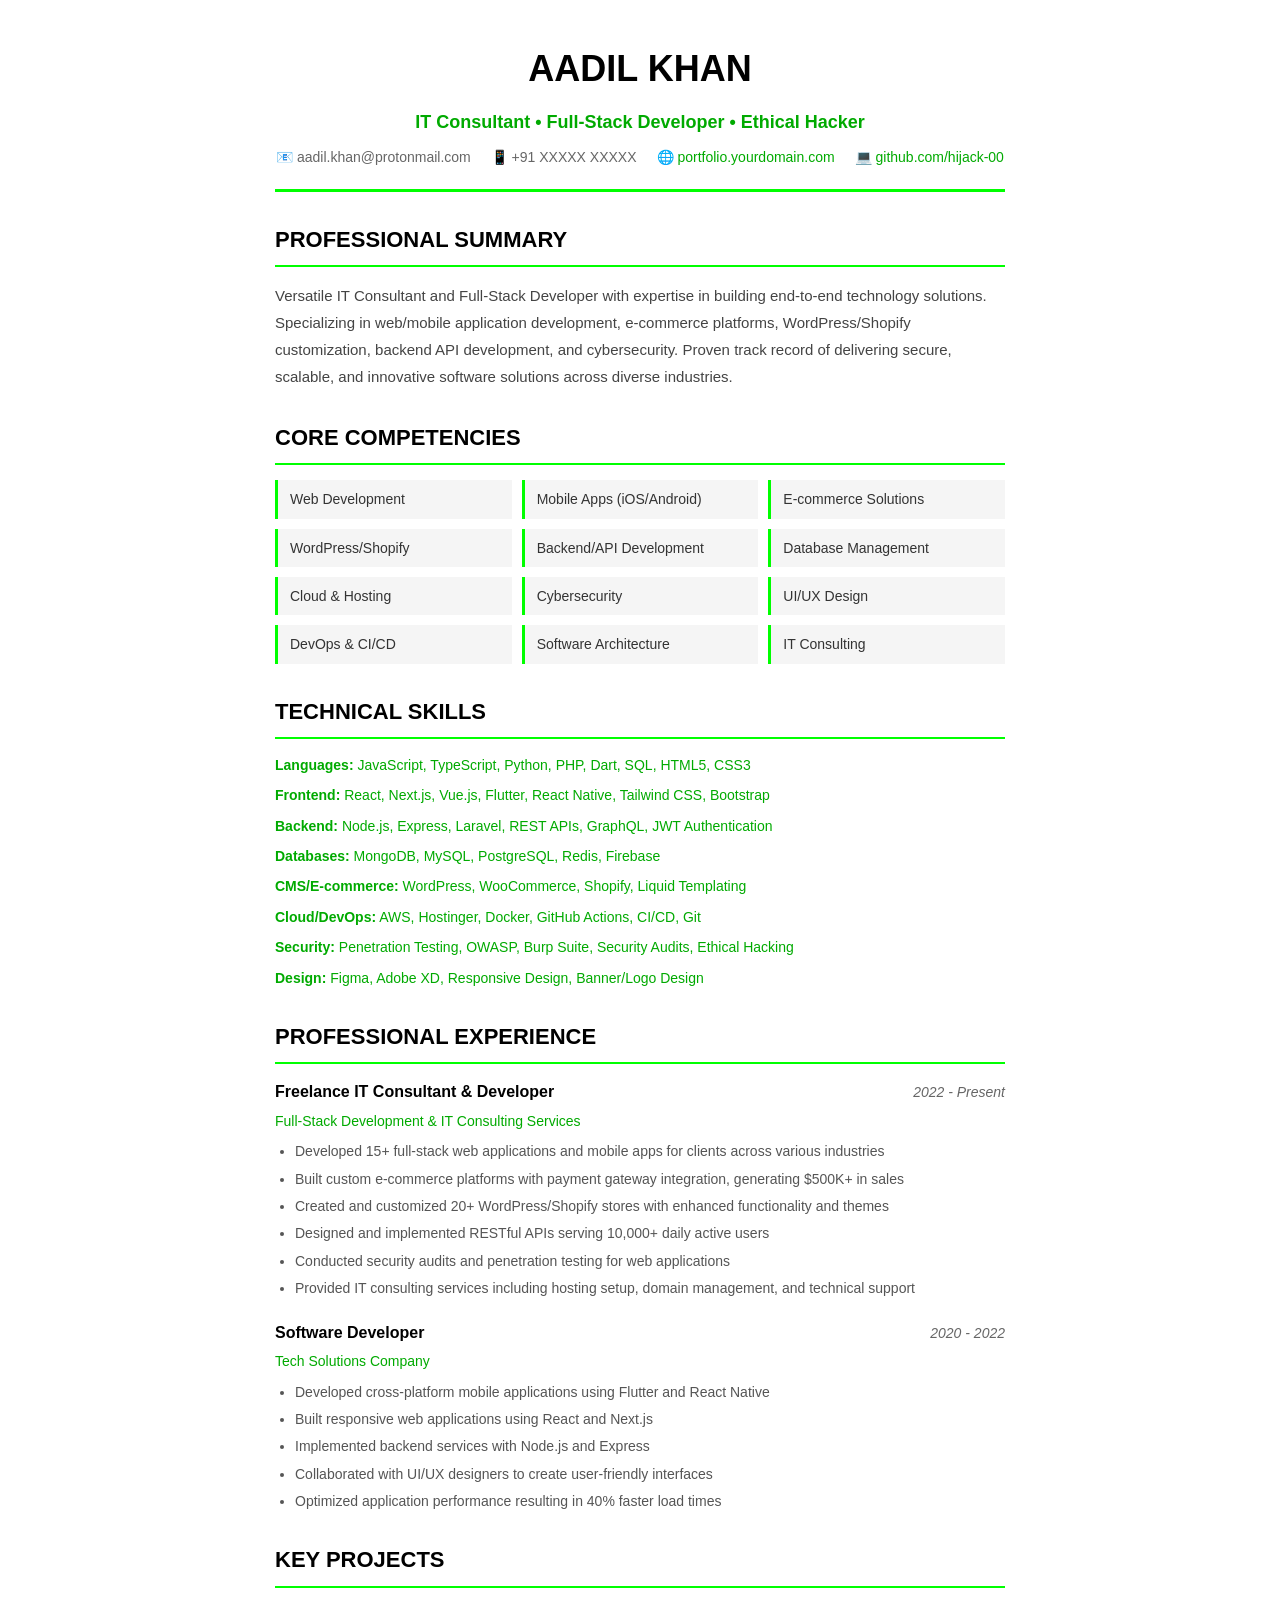
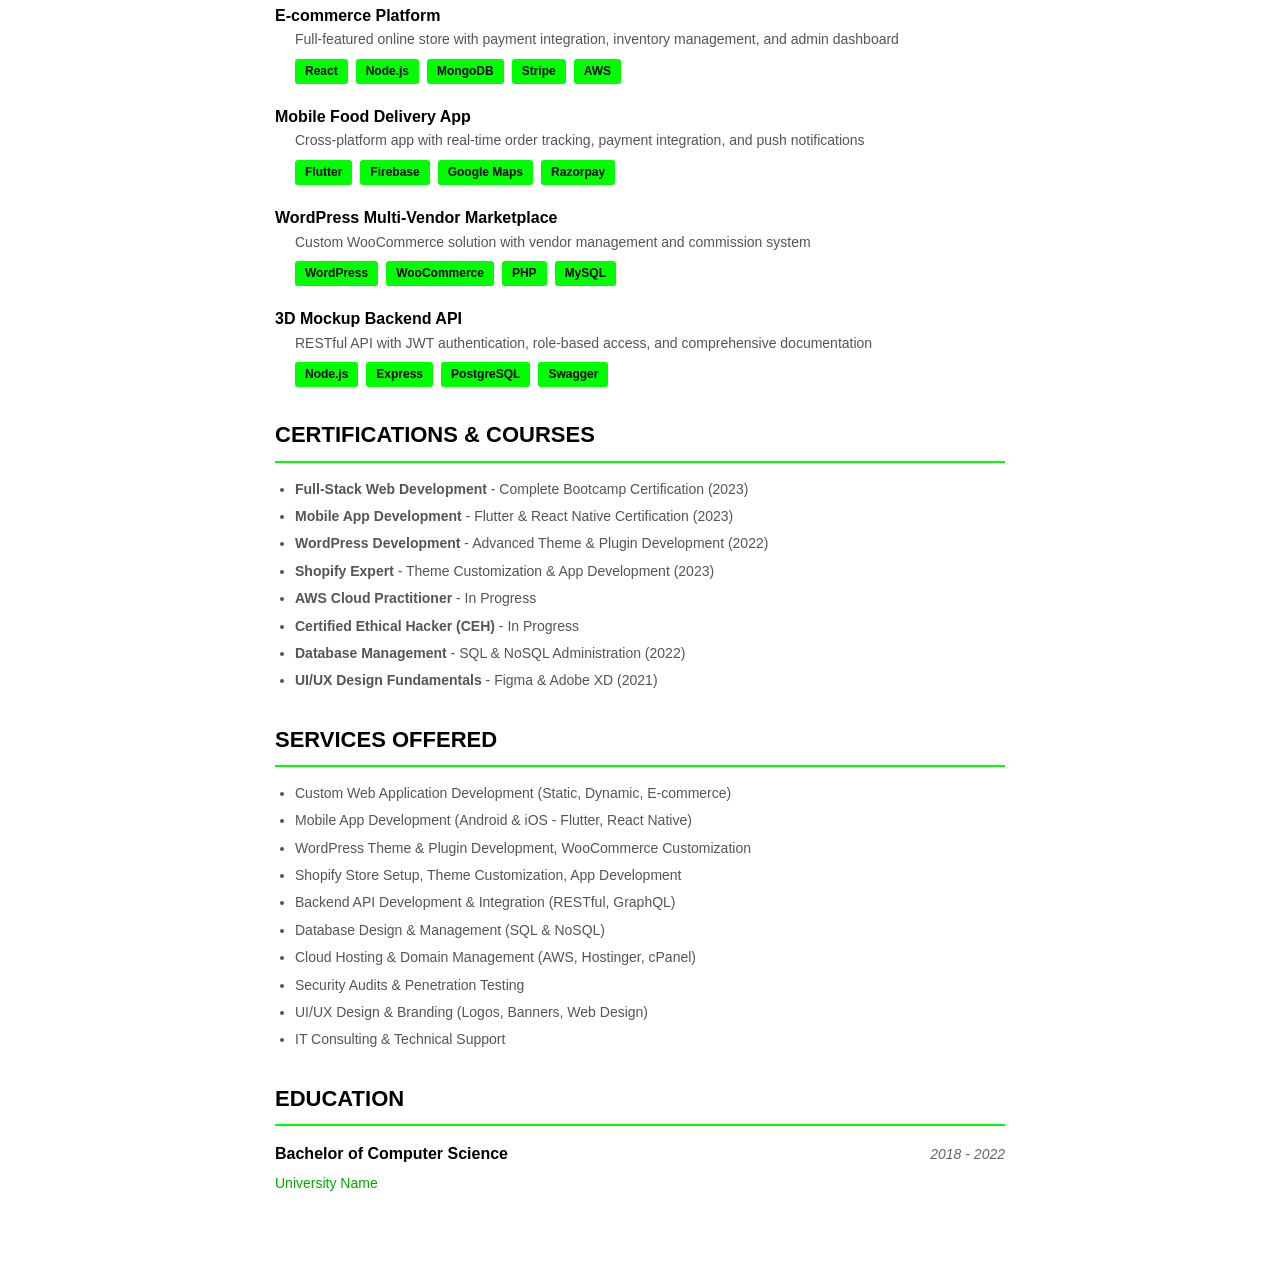
<file: resume_template.html>
<!DOCTYPE html>
<html lang="en">

<head>
    <meta charset="UTF-8">
    <meta name="viewport" content="width=device-width, initial-scale=1.0">
    <title>Aadil Khan - Resume</title>
    <style>
        * {
            margin: 0;
            padding: 0;
            box-sizing: border-box;
        }

        body {
            font-family: 'Segoe UI', Tahoma, Geneva, Verdana, sans-serif;
            line-height: 1.6;
            color: #333;
            max-width: 850px;
            margin: 0 auto;
            padding: 40px 60px;
            background: #fff;
        }

        .header {
            text-align: center;
            border-bottom: 3px solid #00ff00;
            padding-bottom: 20px;
            margin-bottom: 30px;
        }

        .header h1 {
            font-size: 36px;
            color: #000;
            margin-bottom: 10px;
        }

        .header .title {
            font-size: 18px;
            color: #00aa00;
            font-weight: bold;
            margin-bottom: 10px;
        }

        .contact {
            display: flex;
            justify-content: center;
            gap: 20px;
            flex-wrap: wrap;
            font-size: 14px;
            color: #666;
        }

        .contact a {
            color: #00aa00;
            text-decoration: none;
        }

        .section {
            margin-bottom: 30px;
        }

        .section h2 {
            font-size: 22px;
            color: #000;
            border-bottom: 2px solid #00ff00;
            padding-bottom: 8px;
            margin-bottom: 15px;
        }

        .summary {
            font-size: 15px;
            line-height: 1.8;
            color: #444;
        }

        .skills-grid {
            display: grid;
            grid-template-columns: repeat(3, 1fr);
            gap: 10px;
        }

        .skill-item {
            background: #f5f5f5;
            padding: 8px 12px;
            border-left: 3px solid #00ff00;
            font-size: 14px;
        }

        .experience-item,
        .project-item {
            margin-bottom: 20px;
        }

        .item-header {
            display: flex;
            justify-content: space-between;
            align-items: baseline;
            margin-bottom: 5px;
        }

        .item-title {
            font-size: 16px;
            font-weight: bold;
            color: #000;
        }

        .item-date {
            font-size: 14px;
            color: #666;
            font-style: italic;
        }

        .item-subtitle {
            font-size: 14px;
            color: #00aa00;
            margin-bottom: 8px;
        }

        .item-description {
            font-size: 14px;
            line-height: 1.6;
            color: #555;
            margin-left: 20px;
        }

        .item-description li {
            margin-bottom: 5px;
        }

        .tech-stack {
            display: flex;
            flex-wrap: wrap;
            gap: 8px;
            margin-top: 8px;
        }

        .tech-tag {
            background: #00ff00;
            color: #000;
            padding: 3px 10px;
            border-radius: 3px;
            font-size: 12px;
            font-weight: 600;
        }

        @media print {
            body {
                padding: 20px;
            }

            .contact a {
                color: #00aa00 !important;
            }
        }
    </style>
</head>

<body>
    <div class="header">
        <h1>AADIL KHAN</h1>
        <div class="title">IT Consultant • Full-Stack Developer • Ethical Hacker</div>
        <div class="contact">
            <span>📧 aadil.khan@protonmail.com</span>
            <span>📱 +91 XXXXX XXXXX</span>
            <span>🌐 <a href="https://portfolio.yourdomain.com">portfolio.yourdomain.com</a></span>
            <span>💻 <a href="https://github.com/hijack-00">github.com/hijack-00</a></span>
        </div>
    </div>

    <div class="section">
        <h2>PROFESSIONAL SUMMARY</h2>
        <p class="summary">
            Versatile IT Consultant and Full-Stack Developer with expertise in building end-to-end technology solutions.
            Specializing in web/mobile application development, e-commerce platforms, WordPress/Shopify customization,
            backend API development, and cybersecurity. Proven track record of delivering secure, scalable, and
            innovative software solutions across diverse industries.
        </p>
    </div>

    <div class="section">
        <h2>CORE COMPETENCIES</h2>
        <div class="skills-grid">
            <div class="skill-item">Web Development</div>
            <div class="skill-item">Mobile Apps (iOS/Android)</div>
            <div class="skill-item">E-commerce Solutions</div>
            <div class="skill-item">WordPress/Shopify</div>
            <div class="skill-item">Backend/API Development</div>
            <div class="skill-item">Database Management</div>
            <div class="skill-item">Cloud & Hosting</div>
            <div class="skill-item">Cybersecurity</div>
            <div class="skill-item">UI/UX Design</div>
            <div class="skill-item">DevOps & CI/CD</div>
            <div class="skill-item">Software Architecture</div>
            <div class="skill-item">IT Consulting</div>
        </div>
    </div>

    <div class="section">
        <h2>TECHNICAL SKILLS</h2>
        <div class="experience-item">
            <div class="item-subtitle"><strong>Languages:</strong> JavaScript, TypeScript, Python, PHP, Dart, SQL,
                HTML5, CSS3</div>
            <div class="item-subtitle"><strong>Frontend:</strong> React, Next.js, Vue.js, Flutter, React Native,
                Tailwind CSS, Bootstrap</div>
            <div class="item-subtitle"><strong>Backend:</strong> Node.js, Express, Laravel, REST APIs, GraphQL, JWT
                Authentication</div>
            <div class="item-subtitle"><strong>Databases:</strong> MongoDB, MySQL, PostgreSQL, Redis, Firebase</div>
            <div class="item-subtitle"><strong>CMS/E-commerce:</strong> WordPress, WooCommerce, Shopify, Liquid
                Templating</div>
            <div class="item-subtitle"><strong>Cloud/DevOps:</strong> AWS, Hostinger, Docker, GitHub Actions, CI/CD, Git
            </div>
            <div class="item-subtitle"><strong>Security:</strong> Penetration Testing, OWASP, Burp Suite, Security
                Audits, Ethical Hacking</div>
            <div class="item-subtitle"><strong>Design:</strong> Figma, Adobe XD, Responsive Design, Banner/Logo Design
            </div>
        </div>
    </div>

    <div class="section">
        <h2>PROFESSIONAL EXPERIENCE</h2>

        <div class="experience-item">
            <div class="item-header">
                <div class="item-title">Freelance IT Consultant & Developer</div>
                <div class="item-date">2022 - Present</div>
            </div>
            <div class="item-subtitle">Full-Stack Development & IT Consulting Services</div>
            <ul class="item-description">
                <li>Developed 15+ full-stack web applications and mobile apps for clients across various industries</li>
                <li>Built custom e-commerce platforms with payment gateway integration, generating $500K+ in sales</li>
                <li>Created and customized 20+ WordPress/Shopify stores with enhanced functionality and themes</li>
                <li>Designed and implemented RESTful APIs serving 10,000+ daily active users</li>
                <li>Conducted security audits and penetration testing for web applications</li>
                <li>Provided IT consulting services including hosting setup, domain management, and technical support
                </li>
            </ul>
        </div>

        <div class="experience-item">
            <div class="item-header">
                <div class="item-title">Software Developer</div>
                <div class="item-date">2020 - 2022</div>
            </div>
            <div class="item-subtitle">Tech Solutions Company</div>
            <ul class="item-description">
                <li>Developed cross-platform mobile applications using Flutter and React Native</li>
                <li>Built responsive web applications using React and Next.js</li>
                <li>Implemented backend services with Node.js and Express</li>
                <li>Collaborated with UI/UX designers to create user-friendly interfaces</li>
                <li>Optimized application performance resulting in 40% faster load times</li>
            </ul>
        </div>
    </div>

    <div class="section">
        <h2>KEY PROJECTS</h2>

        <div class="project-item">
            <div class="item-title">E-commerce Platform</div>
            <div class="item-description">
                <p>Full-featured online store with payment integration, inventory management, and admin dashboard</p>
                <div class="tech-stack">
                    <span class="tech-tag">React</span>
                    <span class="tech-tag">Node.js</span>
                    <span class="tech-tag">MongoDB</span>
                    <span class="tech-tag">Stripe</span>
                    <span class="tech-tag">AWS</span>
                </div>
            </div>
        </div>

        <div class="project-item">
            <div class="item-title">Mobile Food Delivery App</div>
            <div class="item-description">
                <p>Cross-platform app with real-time order tracking, payment integration, and push notifications</p>
                <div class="tech-stack">
                    <span class="tech-tag">Flutter</span>
                    <span class="tech-tag">Firebase</span>
                    <span class="tech-tag">Google Maps</span>
                    <span class="tech-tag">Razorpay</span>
                </div>
            </div>
        </div>

        <div class="project-item">
            <div class="item-title">WordPress Multi-Vendor Marketplace</div>
            <div class="item-description">
                <p>Custom WooCommerce solution with vendor management and commission system</p>
                <div class="tech-stack">
                    <span class="tech-tag">WordPress</span>
                    <span class="tech-tag">WooCommerce</span>
                    <span class="tech-tag">PHP</span>
                    <span class="tech-tag">MySQL</span>
                </div>
            </div>
        </div>

        <div class="project-item">
            <div class="item-title">3D Mockup Backend API</div>
            <div class="item-description">
                <p>RESTful API with JWT authentication, role-based access, and comprehensive documentation</p>
                <div class="tech-stack">
                    <span class="tech-tag">Node.js</span>
                    <span class="tech-tag">Express</span>
                    <span class="tech-tag">PostgreSQL</span>
                    <span class="tech-tag">Swagger</span>
                </div>
            </div>
        </div>
    </div>

    <div class="section">
        <h2>CERTIFICATIONS & COURSES</h2>
        <div class="experience-item">
            <ul class="item-description">
                <li><strong>Full-Stack Web Development</strong> - Complete Bootcamp Certification (2023)</li>
                <li><strong>Mobile App Development</strong> - Flutter & React Native Certification (2023)</li>
                <li><strong>WordPress Development</strong> - Advanced Theme & Plugin Development (2022)</li>
                <li><strong>Shopify Expert</strong> - Theme Customization & App Development (2023)</li>
                <li><strong>AWS Cloud Practitioner</strong> - In Progress</li>
                <li><strong>Certified Ethical Hacker (CEH)</strong> - In Progress</li>
                <li><strong>Database Management</strong> - SQL & NoSQL Administration (2022)</li>
                <li><strong>UI/UX Design Fundamentals</strong> - Figma & Adobe XD (2021)</li>
            </ul>
        </div>
    </div>

    <div class="section">
        <h2>SERVICES OFFERED</h2>
        <div class="experience-item">
            <ul class="item-description">
                <li>Custom Web Application Development (Static, Dynamic, E-commerce)</li>
                <li>Mobile App Development (Android & iOS - Flutter, React Native)</li>
                <li>WordPress Theme & Plugin Development, WooCommerce Customization</li>
                <li>Shopify Store Setup, Theme Customization, App Development</li>
                <li>Backend API Development & Integration (RESTful, GraphQL)</li>
                <li>Database Design & Management (SQL & NoSQL)</li>
                <li>Cloud Hosting & Domain Management (AWS, Hostinger, cPanel)</li>
                <li>Security Audits & Penetration Testing</li>
                <li>UI/UX Design & Branding (Logos, Banners, Web Design)</li>
                <li>IT Consulting & Technical Support</li>
            </ul>
        </div>
    </div>

    <div class="section">
        <h2>EDUCATION</h2>
        <div class="experience-item">
            <div class="item-header">
                <div class="item-title">Bachelor of Computer Science</div>
                <div class="item-date">2018 - 2022</div>
            </div>
            <div class="item-subtitle">University Name</div>
        </div>
    </div>

</body>

</html>
</file>
